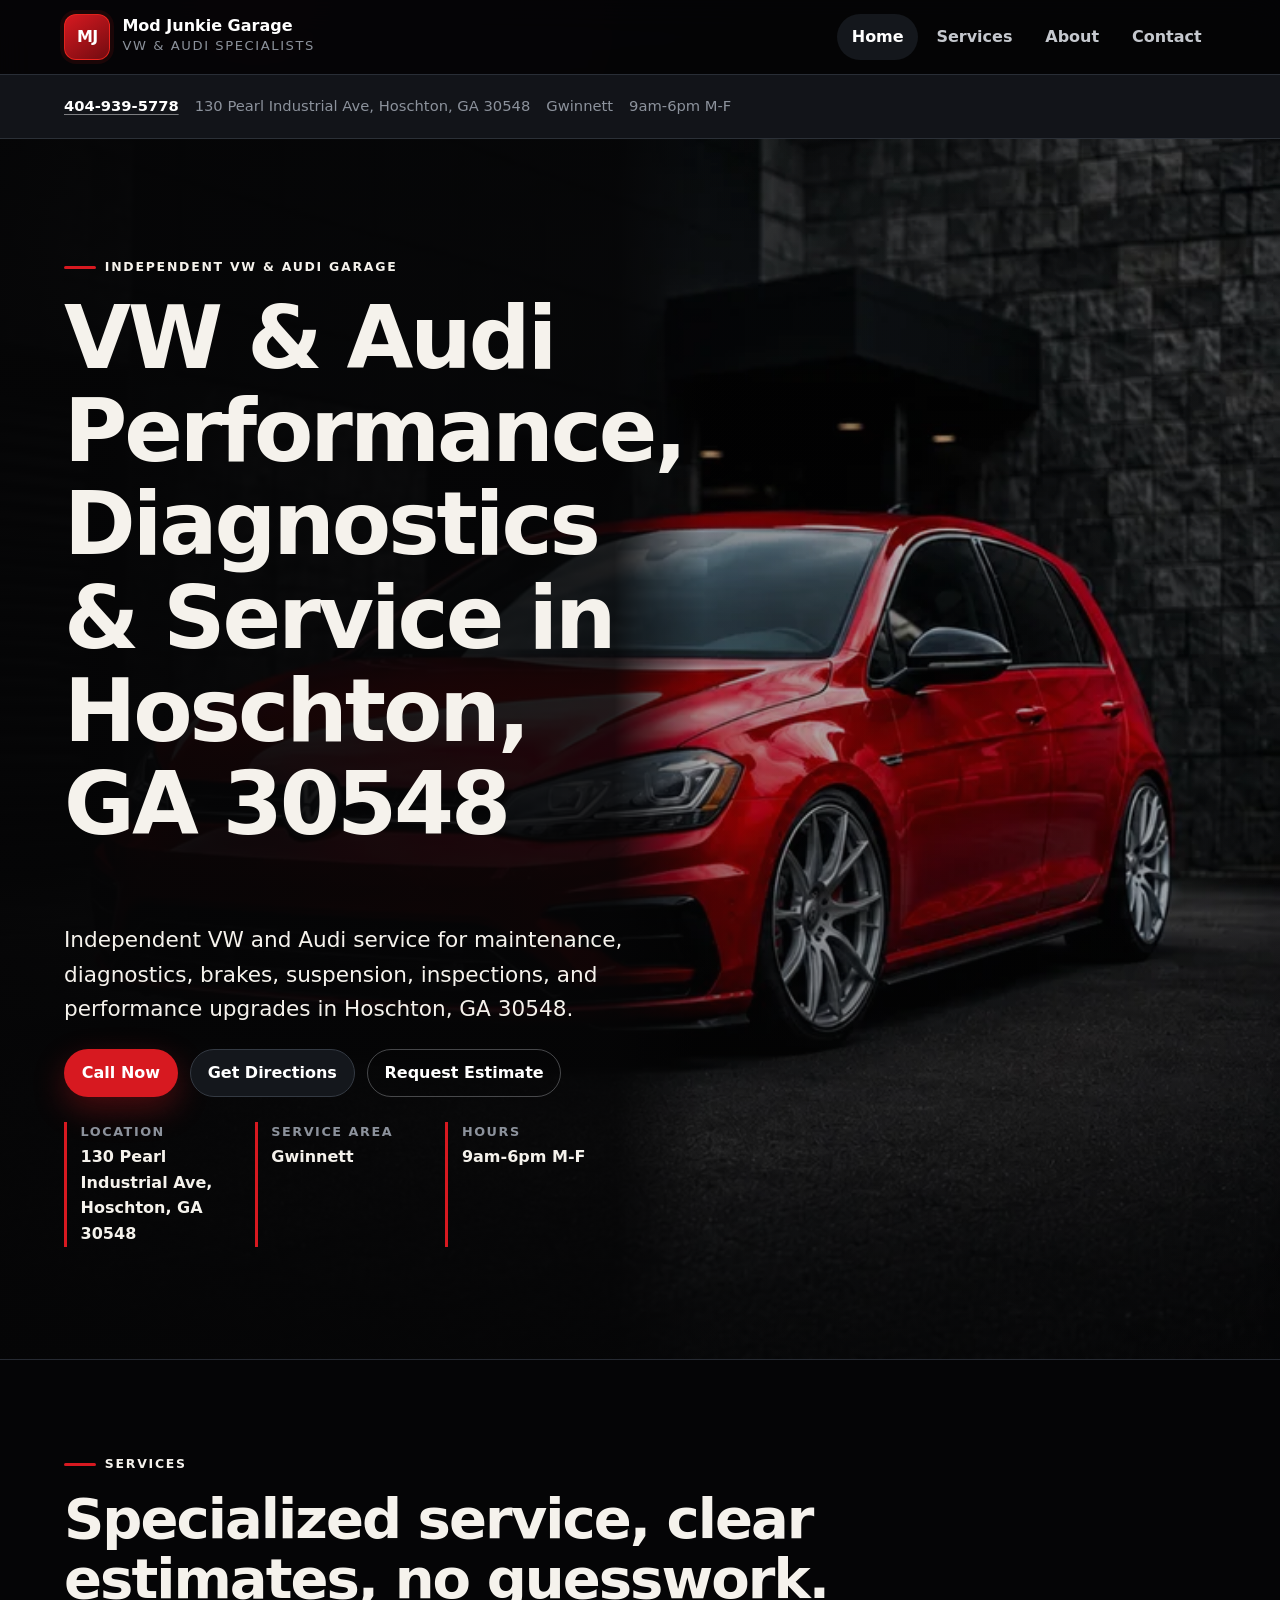
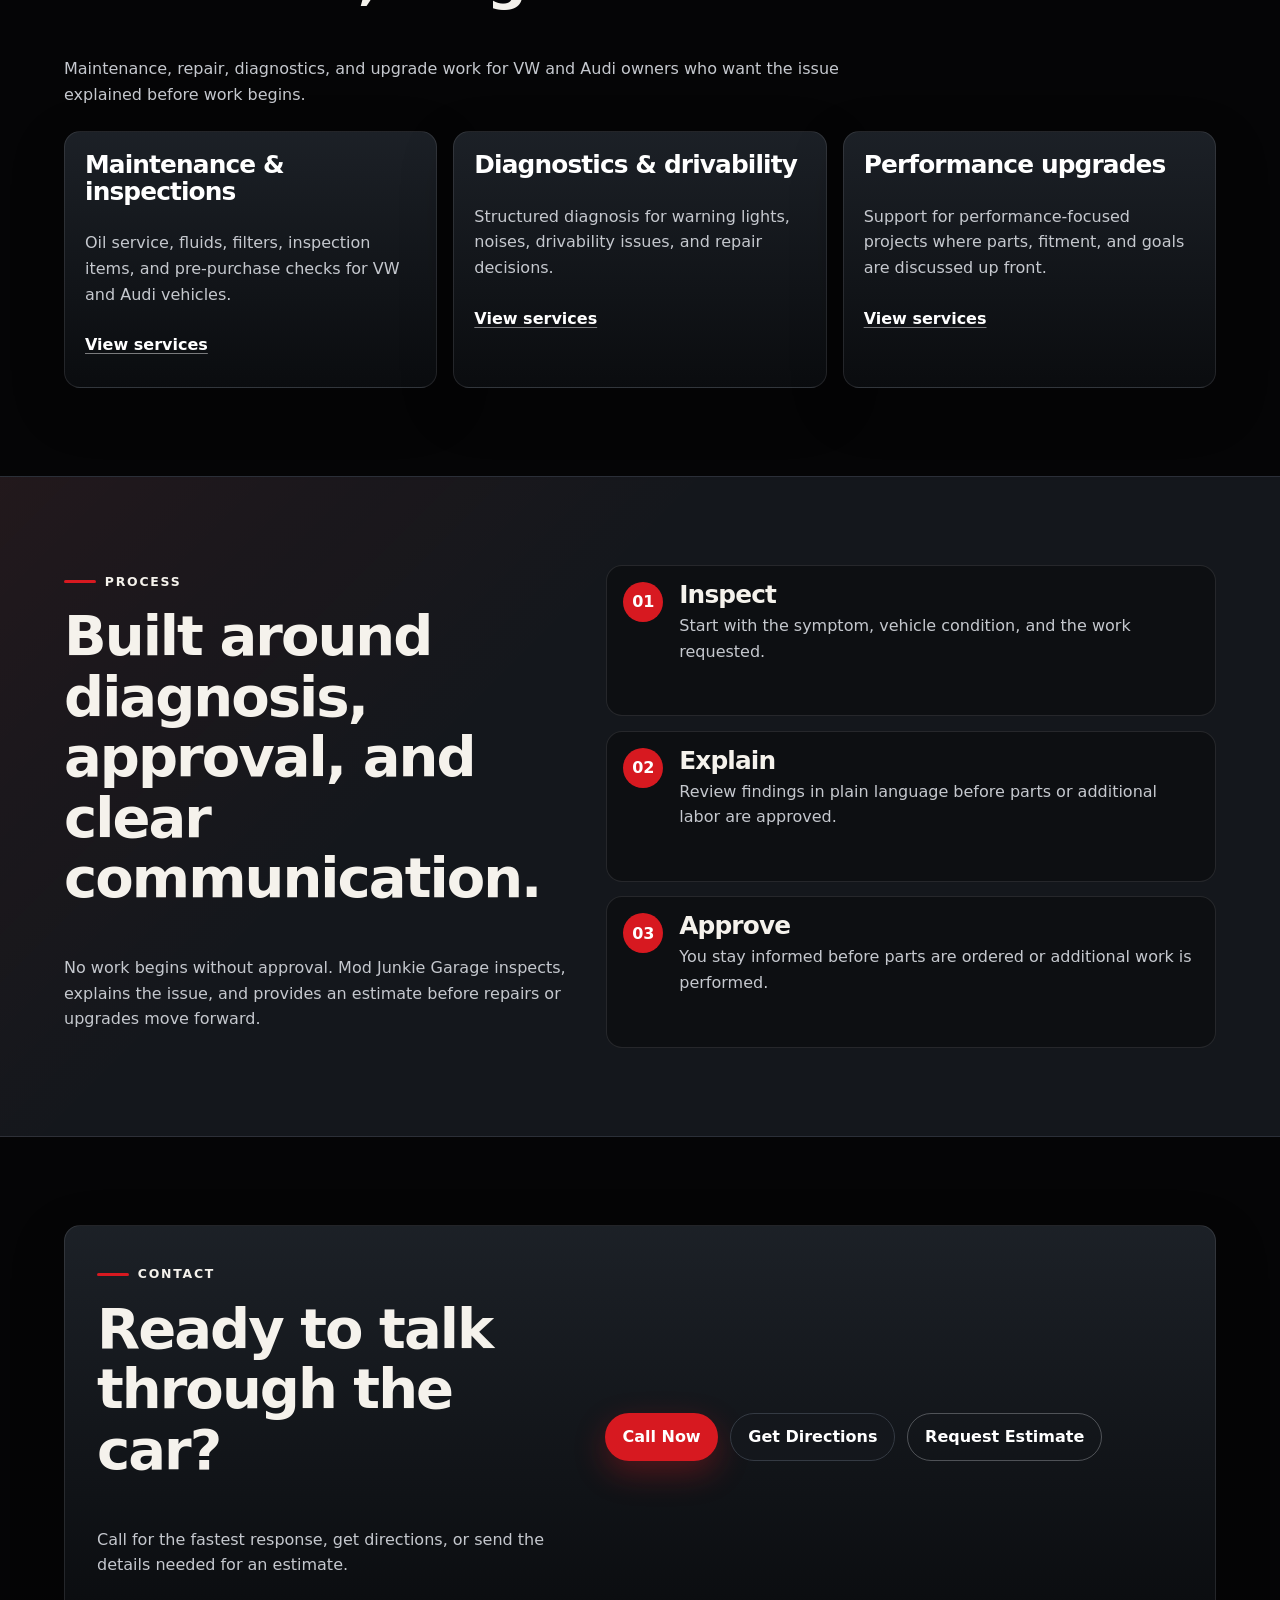
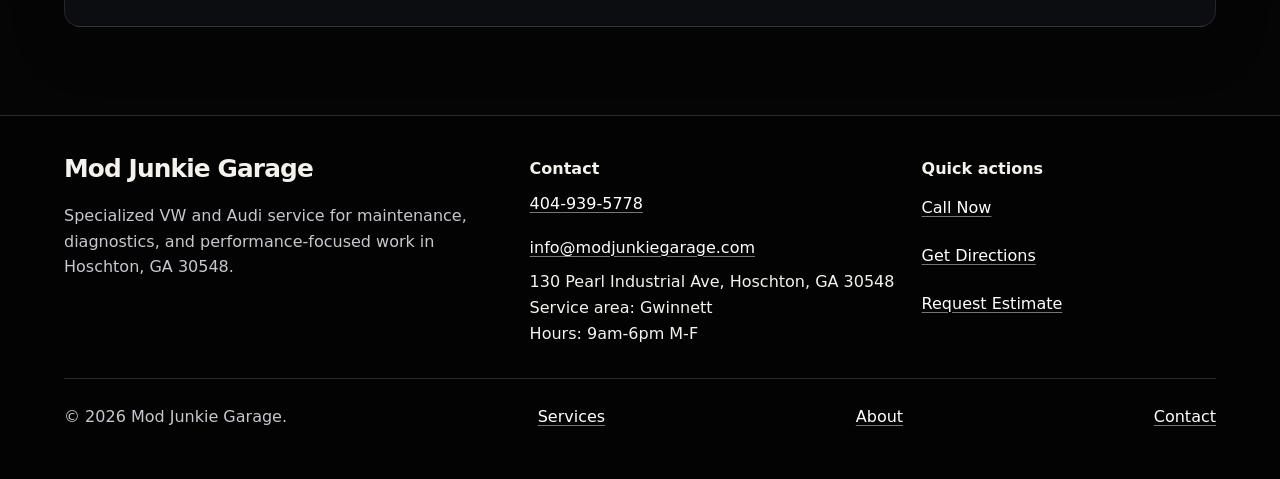
<file: index.html>
<!doctype html>
<html lang="en">
<head>
  <meta charset="utf-8">
  <meta name="viewport" content="width=device-width, initial-scale=1">
  <title>VW &amp; Audi Performance Garage in Hoschton, GA 30548 | Mod Junkie Garage</title>
  <meta name="description" content="Mod Junkie Garage provides VW and Audi maintenance, diagnostics, brakes, suspension, inspections, and performance upgrades in Hoschton, GA 30548 and Gwinnett.">
  <link rel="canonical" href="https://modjunkiegarage.com/">
  <link rel="stylesheet" href="assets/css/styles.css">
  <link rel="preload" as="image" href="assets/images/showcase-1280.webp" type="image/webp">
  <meta name="theme-color" content="#050506">
  <script type="application/ld+json">
  {
    "@context": "https://schema.org",
    "@type": "AutoRepair",
    "@id": "https://modjunkiegarage.com/#business",
    "name": "Mod Junkie Garage",
    "url": "https://modjunkiegarage.com/",
    "telephone": "404-939-5778",
    "email": "info@modjunkiegarage.com",
    "image": "https://modjunkiegarage.com/assets/images/showcase-1280.webp",
    "address": {
      "@type": "PostalAddress",
      "streetAddress": "130 Pearl Industrial Ave, Hoschton, GA 30548",
      "addressLocality": "Hoschton, GA 30548"
    },
    "areaServed": "Gwinnett",
    "openingHours": "9am-6pm M-F"
  }
  </script>
</head>
<body>
  <a class="skip-link" href="#main">Skip to main content</a>

  <header class="site-header">
    <div class="container header-grid">
      <a class="brand" href="index.html" aria-label="Mod Junkie Garage home">
        <span class="brand-mark" aria-hidden="true">MJ</span>
        <span class="brand-copy">
          <strong>Mod Junkie Garage</strong>
          <span>VW &amp; Audi specialists</span>
        </span>
      </a>

      <nav class="primary-nav" aria-label="Primary navigation">
        <ul>
          <li><a href="index.html" aria-current="page">Home</a></li>
          <li><a href="services.html">Services</a></li>
          <li><a href="about.html">About</a></li>
          <li><a href="contact.html">Contact</a></li>
        </ul>
      </nav>
    </div>

    <div class="contact-strip" aria-label="Shop contact summary">
      <div class="container contact-strip__inner">
        <a href="tel:404-939-5778">404-939-5778</a>
        <span>130 Pearl Industrial Ave, Hoschton, GA 30548</span>
        <span>Gwinnett</span>
        <span>9am-6pm M-F</span>
      </div>
    </div>
  </header>

  <main id="main">
    <section class="hero" aria-labelledby="home-title">
      <div class="container hero__content">
        <p class="eyebrow">Independent VW &amp; Audi garage</p>
        <h1 id="home-title">VW &amp; Audi Performance, Diagnostics &amp; Service in Hoschton, GA 30548</h1>
        <p class="lede">Independent VW and Audi service for maintenance, diagnostics, brakes, suspension, inspections, and performance upgrades in Hoschton, GA 30548.</p>
        <div class="cta-row" aria-label="Primary actions">
          <a class="button button--primary" href="tel:404-939-5778">Call Now</a>
          <a class="button button--secondary" href="https://www.google.com/maps/place/MJ+Garage+LLC/data=!4m2!3m1!1s0x0:0x6686216ec899c056?sa=X&amp;ved=1t:2428&amp;ictx=111">Get Directions</a>
          <a class="button button--ghost" href="contact.html#request-estimate">Request Estimate</a>
        </div>
        <dl class="quick-facts" aria-label="Quick shop facts">
          <div>
            <dt>Location</dt>
            <dd>130 Pearl Industrial Ave, Hoschton, GA 30548</dd>
          </div>
          <div>
            <dt>Service area</dt>
            <dd>Gwinnett</dd>
          </div>
          <div>
            <dt>Hours</dt>
            <dd>9am-6pm M-F</dd>
          </div>
        </dl>
      </div>
    </section>

    <section class="section" aria-labelledby="services-preview-title">
      <div class="container">
        <div class="section-heading">
          <p class="eyebrow">Services</p>
          <h2 id="services-preview-title">Specialized service, clear estimates, no guesswork.</h2>
          <p>Maintenance, repair, diagnostics, and upgrade work for VW and Audi owners who want the issue explained before work begins.</p>
        </div>

        <div class="card-grid card-grid--three">
          <article class="card">
            <h3>Maintenance &amp; inspections</h3>
            <p>Oil service, fluids, filters, inspection items, and pre-purchase checks for VW and Audi vehicles.</p>
            <a class="text-link" href="services.html#maintenance">View services</a>
          </article>
          <article class="card">
            <h3>Diagnostics &amp; drivability</h3>
            <p>Structured diagnosis for warning lights, noises, drivability issues, and repair decisions.</p>
            <a class="text-link" href="services.html#diagnostics">View services</a>
          </article>
          <article class="card">
            <h3>Performance upgrades</h3>
            <p>Support for performance-focused projects where parts, fitment, and goals are discussed up front.</p>
            <a class="text-link" href="services.html#performance">View services</a>
          </article>
        </div>
      </div>
    </section>

    <section class="section section--contrast" aria-labelledby="process-title">
      <div class="container split">
        <div>
          <p class="eyebrow">Process</p>
          <h2 id="process-title">Built around diagnosis, approval, and clear communication.</h2>
          <p>No work begins without approval. Mod Junkie Garage inspects, explains the issue, and provides an estimate before repairs or upgrades move forward.</p>
        </div>
        <div class="process-list" aria-label="Shop process">
          <div class="process-item">
            <span aria-hidden="true">01</span>
            <div>
              <h3>Inspect</h3>
              <p>Start with the symptom, vehicle condition, and the work requested.</p>
            </div>
          </div>
          <div class="process-item">
            <span aria-hidden="true">02</span>
            <div>
              <h3>Explain</h3>
              <p>Review findings in plain language before parts or additional labor are approved.</p>
            </div>
          </div>
          <div class="process-item">
            <span aria-hidden="true">03</span>
            <div>
              <h3>Approve</h3>
              <p>You stay informed before parts are ordered or additional work is performed.</p>
            </div>
          </div>
        </div>
      </div>
    </section>

    <section class="section" aria-labelledby="contact-home-title">
      <div class="container contact-panel">
        <div>
          <p class="eyebrow">Contact</p>
          <h2 id="contact-home-title">Ready to talk through the car?</h2>
          <p>Call for the fastest response, get directions, or send the details needed for an estimate.</p>
        </div>
        <div class="cta-row">
          <a class="button button--primary" href="tel:404-939-5778">Call Now</a>
          <a class="button button--secondary" href="https://www.google.com/maps/place/MJ+Garage+LLC/data=!4m2!3m1!1s0x0:0x6686216ec899c056?sa=X&amp;ved=1t:2428&amp;ictx=111">Get Directions</a>
          <a class="button button--ghost" href="contact.html#request-estimate">Request Estimate</a>
        </div>
      </div>
    </section>
  </main>

  <footer class="site-footer">
    <div class="container footer-grid">
      <div>
        <h2>Mod Junkie Garage</h2>
        <p>Specialized VW and Audi service for maintenance, diagnostics, and performance-focused work in Hoschton, GA 30548.</p>
      </div>
      <address>
        <strong>Contact</strong><br>
        <a href="tel:404-939-5778">404-939-5778</a><br>
        <a href="mailto:info@modjunkiegarage.com">info@modjunkiegarage.com</a><br>
        130 Pearl Industrial Ave, Hoschton, GA 30548<br>
        Service area: Gwinnett<br>
        Hours: 9am-6pm M-F
      </address>
      <div class="footer-actions">
        <strong>Quick actions</strong>
        <a href="tel:404-939-5778">Call Now</a>
        <a href="https://www.google.com/maps/place/MJ+Garage+LLC/data=!4m2!3m1!1s0x0:0x6686216ec899c056?sa=X&amp;ved=1t:2428&amp;ictx=111">Get Directions</a>
        <a href="contact.html#request-estimate">Request Estimate</a>
      </div>
    </div>
    <div class="container footer-bottom">
      <p>&copy; 2026 Mod Junkie Garage.</p>
      <a href="services.html">Services</a>
      <a href="about.html">About</a>
      <a href="contact.html">Contact</a>
    </div>
  </footer>

  <nav class="mobile-cta" aria-label="Mobile quick actions">
    <a href="tel:404-939-5778">Call</a>
    <a href="https://www.google.com/maps/place/MJ+Garage+LLC/data=!4m2!3m1!1s0x0:0x6686216ec899c056?sa=X&amp;ved=1t:2428&amp;ictx=111">Directions</a>
    <a href="contact.html#request-estimate">Estimate</a>
  </nav>
</body>
</html>
</file>
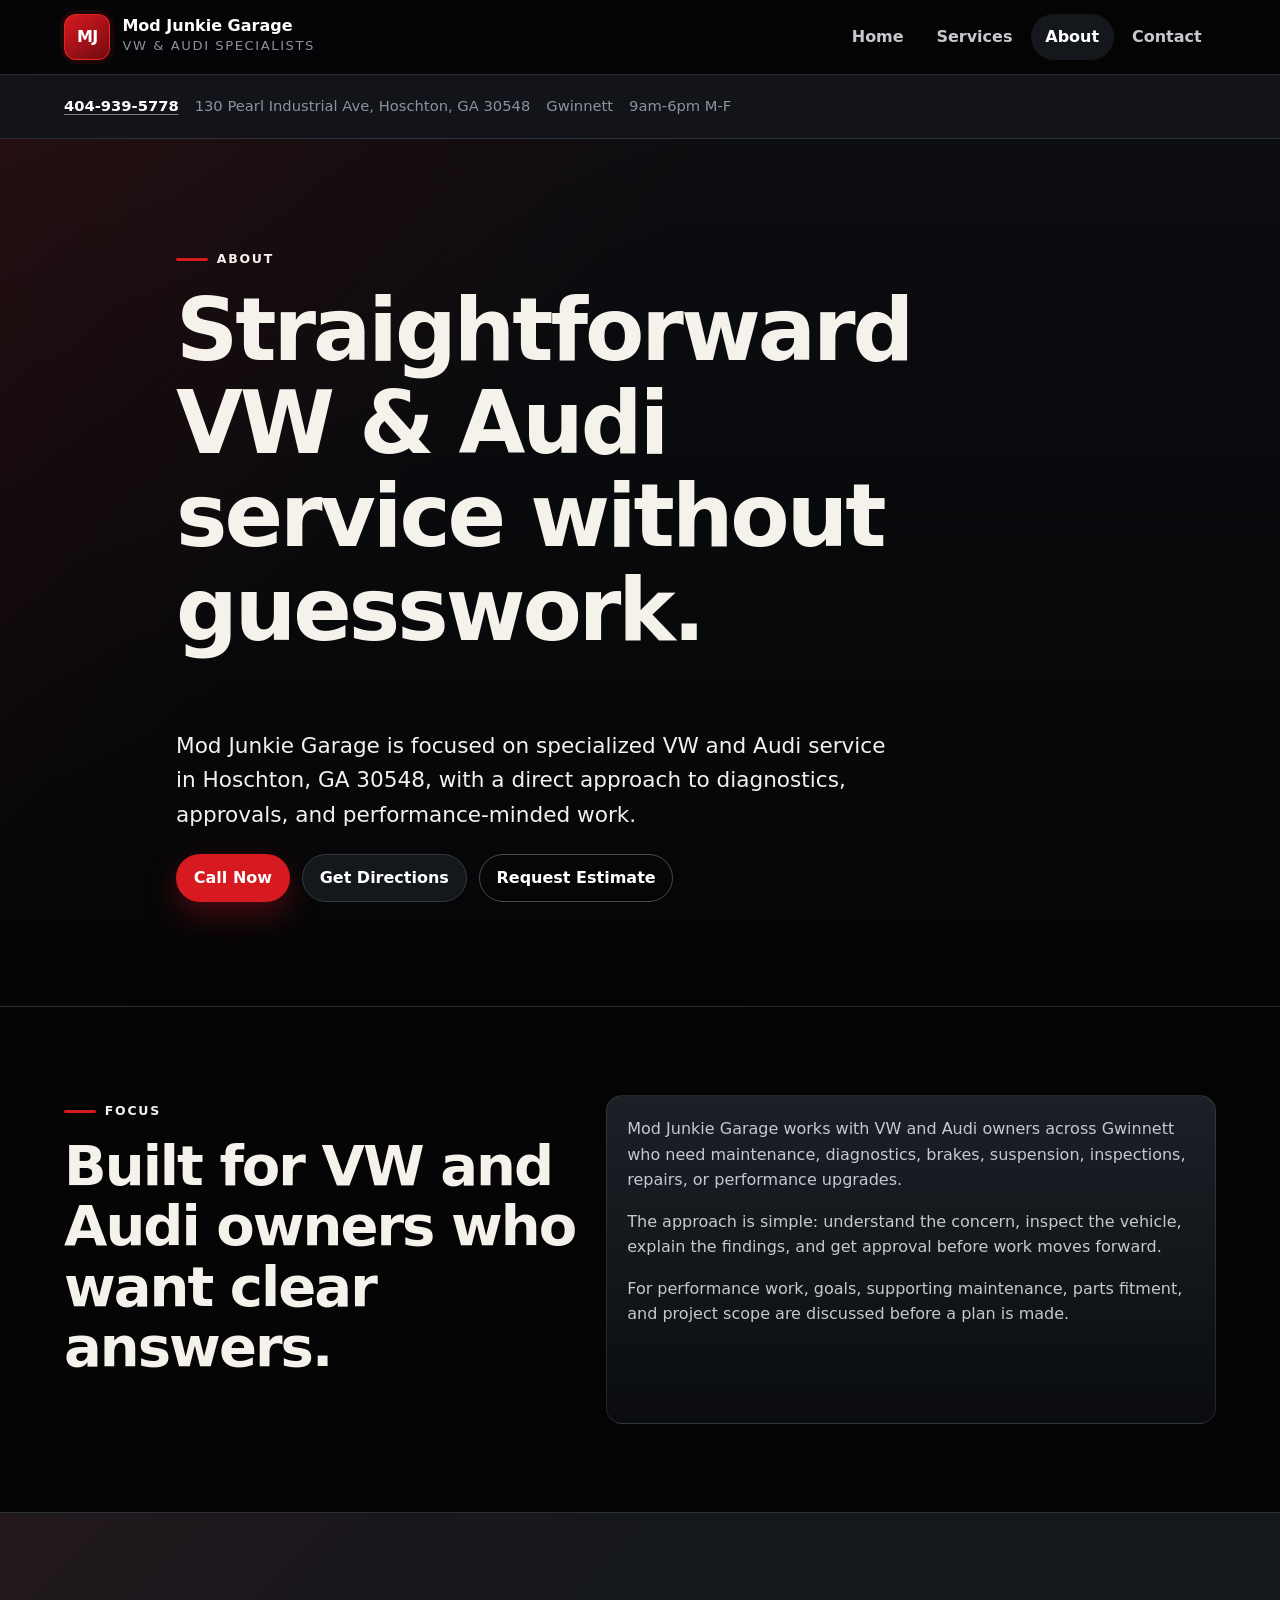
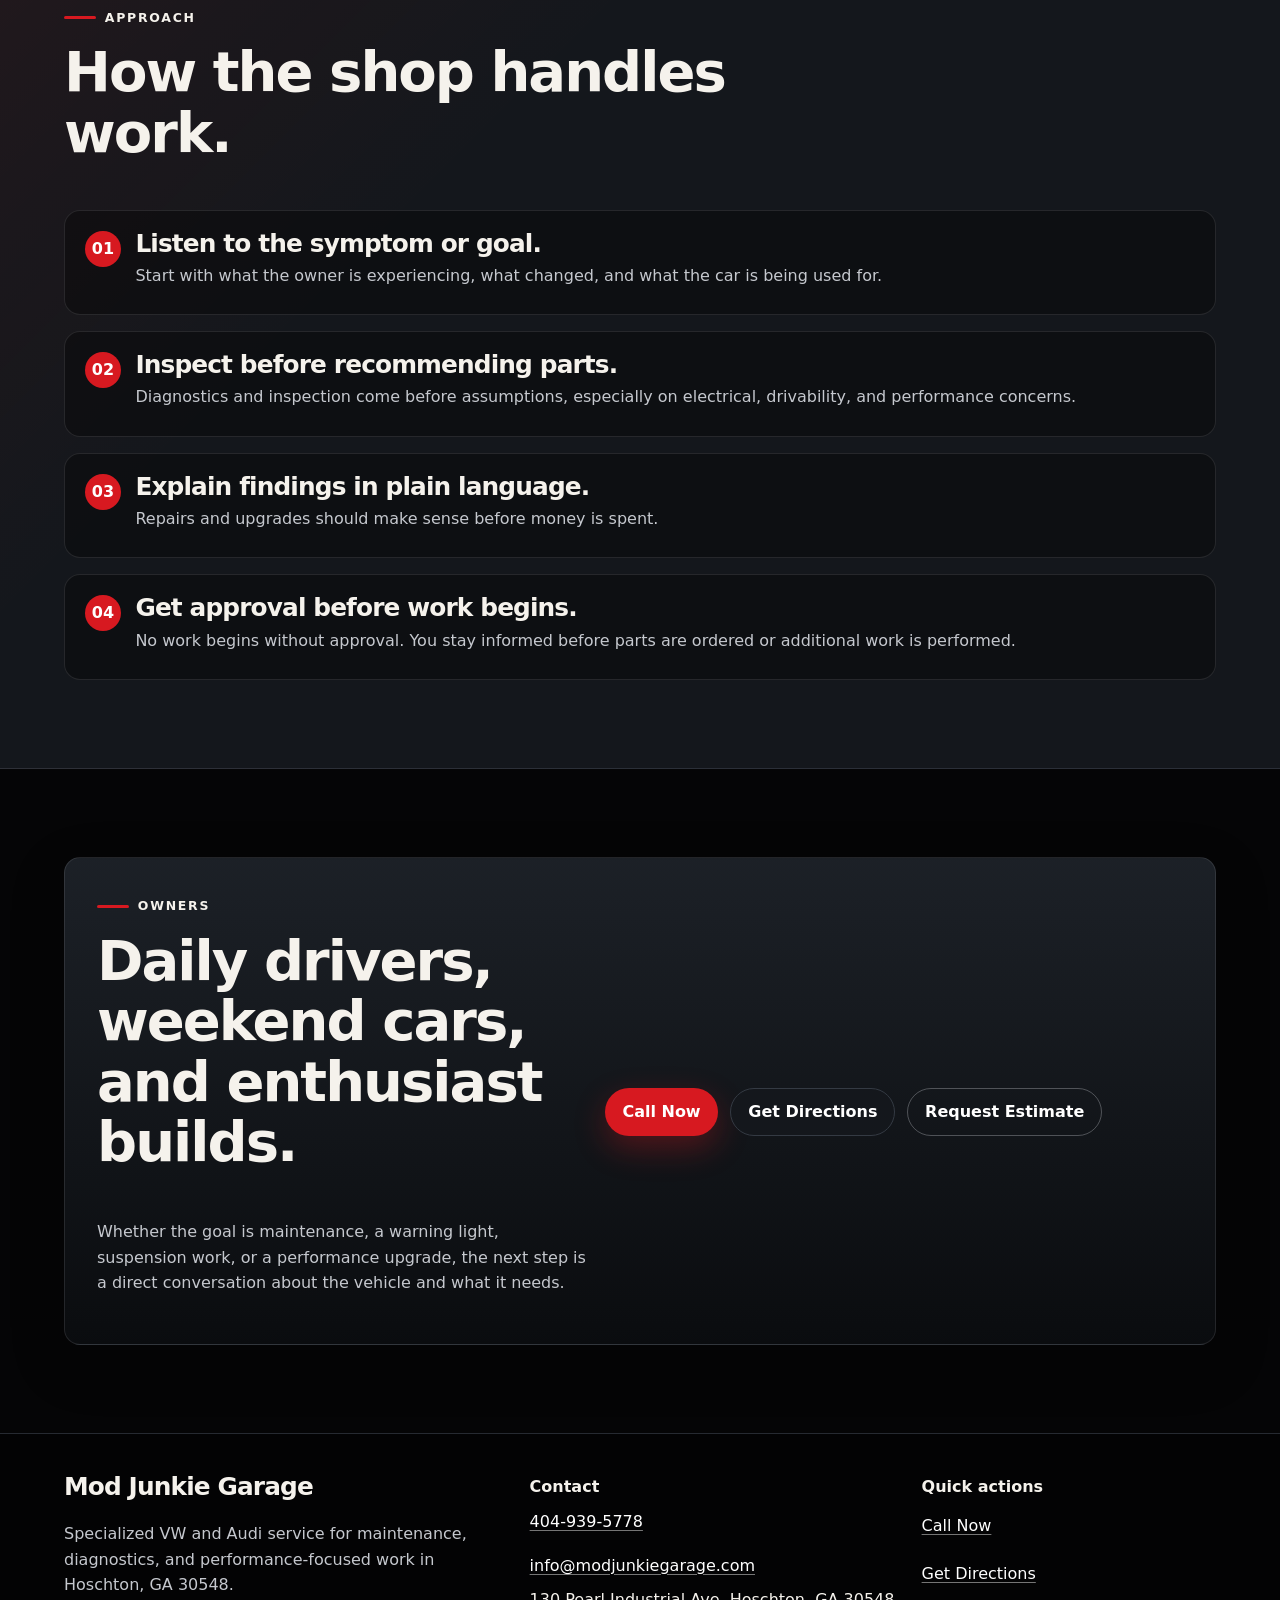
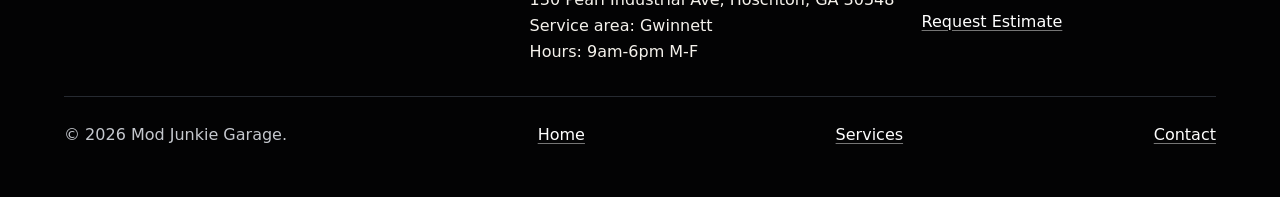
<file: about.html>
<!doctype html>
<html lang="en">
<head>
  <meta charset="utf-8">
  <meta name="viewport" content="width=device-width, initial-scale=1">
  <title>About Mod Junkie Garage | VW &amp; Audi Specialists in Hoschton, GA 30548</title>
  <meta name="description" content="Learn how Mod Junkie Garage approaches VW and Audi diagnostics, maintenance, approvals, transparency, and performance work in Hoschton, GA 30548.">
  <link rel="canonical" href="https://modjunkiegarage.com/about.html">
  <link rel="stylesheet" href="assets/css/styles.css">
  <meta name="theme-color" content="#050506">
  <script type="application/ld+json">
  {
    "@context": "https://schema.org",
    "@type": "AutoRepair",
    "@id": "https://modjunkiegarage.com/#business",
    "name": "Mod Junkie Garage",
    "url": "https://modjunkiegarage.com/",
    "telephone": "404-939-5778",
    "email": "info@modjunkiegarage.com",
    "image": "https://modjunkiegarage.com/assets/images/showcase-1280.webp",
    "address": {
      "@type": "PostalAddress",
      "streetAddress": "130 Pearl Industrial Ave, Hoschton, GA 30548",
      "addressLocality": "Hoschton, GA 30548"
    },
    "areaServed": "Gwinnett",
    "openingHours": "9am-6pm M-F"
  }
  </script>
</head>
<body>
  <a class="skip-link" href="#main">Skip to main content</a>

  <header class="site-header">
    <div class="container header-grid">
      <a class="brand" href="index.html" aria-label="Mod Junkie Garage home">
        <span class="brand-mark" aria-hidden="true">MJ</span>
        <span class="brand-copy">
          <strong>Mod Junkie Garage</strong>
          <span>VW &amp; Audi specialists</span>
        </span>
      </a>

      <nav class="primary-nav" aria-label="Primary navigation">
        <ul>
          <li><a href="index.html">Home</a></li>
          <li><a href="services.html">Services</a></li>
          <li><a href="about.html" aria-current="page">About</a></li>
          <li><a href="contact.html">Contact</a></li>
        </ul>
      </nav>
    </div>

    <div class="contact-strip" aria-label="Shop contact summary">
      <div class="container contact-strip__inner">
        <a href="tel:404-939-5778">404-939-5778</a>
        <span>130 Pearl Industrial Ave, Hoschton, GA 30548</span>
        <span>Gwinnett</span>
        <span>9am-6pm M-F</span>
      </div>
    </div>
  </header>

  <main id="main">
    <section class="page-hero" aria-labelledby="about-title">
      <div class="container narrow">
        <p class="eyebrow">About</p>
        <h1 id="about-title">Straightforward VW &amp; Audi service without guesswork.</h1>
        <p class="lede">Mod Junkie Garage is focused on specialized VW and Audi service in Hoschton, GA 30548, with a direct approach to diagnostics, approvals, and performance-minded work.</p>
        <div class="cta-row">
          <a class="button button--primary" href="tel:404-939-5778">Call Now</a>
          <a class="button button--secondary" href="https://www.google.com/maps/place/MJ+Garage+LLC/data=!4m2!3m1!1s0x0:0x6686216ec899c056?sa=X&amp;ved=1t:2428&amp;ictx=111">Get Directions</a>
          <a class="button button--ghost" href="contact.html#request-estimate">Request Estimate</a>
        </div>
      </div>
    </section>

    <section class="section" aria-labelledby="focus-title">
      <div class="container split">
        <div>
          <p class="eyebrow">Focus</p>
          <h2 id="focus-title">Built for VW and Audi owners who want clear answers.</h2>
        </div>
        <div class="prose-card">
          <p>Mod Junkie Garage works with VW and Audi owners across Gwinnett who need maintenance, diagnostics, brakes, suspension, inspections, repairs, or performance upgrades.</p>
          <p>The approach is simple: understand the concern, inspect the vehicle, explain the findings, and get approval before work moves forward.</p>
          <p>For performance work, goals, supporting maintenance, parts fitment, and project scope are discussed before a plan is made.</p>
        </div>
      </div>
    </section>

    <section class="section section--contrast" aria-labelledby="approach-title">
      <div class="container">
        <div class="section-heading">
          <p class="eyebrow">Approach</p>
          <h2 id="approach-title">How the shop handles work.</h2>
        </div>
        <ol class="steps">
          <li>
            <h3>Listen to the symptom or goal.</h3>
            <p>Start with what the owner is experiencing, what changed, and what the car is being used for.</p>
          </li>
          <li>
            <h3>Inspect before recommending parts.</h3>
            <p>Diagnostics and inspection come before assumptions, especially on electrical, drivability, and performance concerns.</p>
          </li>
          <li>
            <h3>Explain findings in plain language.</h3>
            <p>Repairs and upgrades should make sense before money is spent.</p>
          </li>
          <li>
            <h3>Get approval before work begins.</h3>
            <p>No work begins without approval. You stay informed before parts are ordered or additional work is performed.</p>
          </li>
        </ol>
      </div>
    </section>

    <section class="section" aria-labelledby="owners-title">
      <div class="container contact-panel">
        <div>
          <p class="eyebrow">Owners</p>
          <h2 id="owners-title">Daily drivers, weekend cars, and enthusiast builds.</h2>
          <p>Whether the goal is maintenance, a warning light, suspension work, or a performance upgrade, the next step is a direct conversation about the vehicle and what it needs.</p>
        </div>
        <div class="cta-row">
          <a class="button button--primary" href="tel:404-939-5778">Call Now</a>
          <a class="button button--secondary" href="https://www.google.com/maps/place/MJ+Garage+LLC/data=!4m2!3m1!1s0x0:0x6686216ec899c056?sa=X&amp;ved=1t:2428&amp;ictx=111">Get Directions</a>
          <a class="button button--ghost" href="contact.html#request-estimate">Request Estimate</a>
        </div>
      </div>
    </section>
  </main>

  <footer class="site-footer">
    <div class="container footer-grid">
      <div>
        <h2>Mod Junkie Garage</h2>
        <p>Specialized VW and Audi service for maintenance, diagnostics, and performance-focused work in Hoschton, GA 30548.</p>
      </div>
      <address>
        <strong>Contact</strong><br>
        <a href="tel:404-939-5778">404-939-5778</a><br>
        <a href="mailto:info@modjunkiegarage.com">info@modjunkiegarage.com</a><br>
        130 Pearl Industrial Ave, Hoschton, GA 30548<br>
        Service area: Gwinnett<br>
        Hours: 9am-6pm M-F
      </address>
      <div class="footer-actions">
        <strong>Quick actions</strong>
        <a href="tel:404-939-5778">Call Now</a>
        <a href="https://www.google.com/maps/place/MJ+Garage+LLC/data=!4m2!3m1!1s0x0:0x6686216ec899c056?sa=X&amp;ved=1t:2428&amp;ictx=111">Get Directions</a>
        <a href="contact.html#request-estimate">Request Estimate</a>
      </div>
    </div>
    <div class="container footer-bottom">
      <p>&copy; 2026 Mod Junkie Garage.</p>
      <a href="index.html">Home</a>
      <a href="services.html">Services</a>
      <a href="contact.html">Contact</a>
    </div>
  </footer>

  <nav class="mobile-cta" aria-label="Mobile quick actions">
    <a href="tel:404-939-5778">Call</a>
    <a href="https://www.google.com/maps/place/MJ+Garage+LLC/data=!4m2!3m1!1s0x0:0x6686216ec899c056?sa=X&amp;ved=1t:2428&amp;ictx=111">Directions</a>
    <a href="contact.html#request-estimate">Estimate</a>
  </nav>
</body>
</html>
</file>
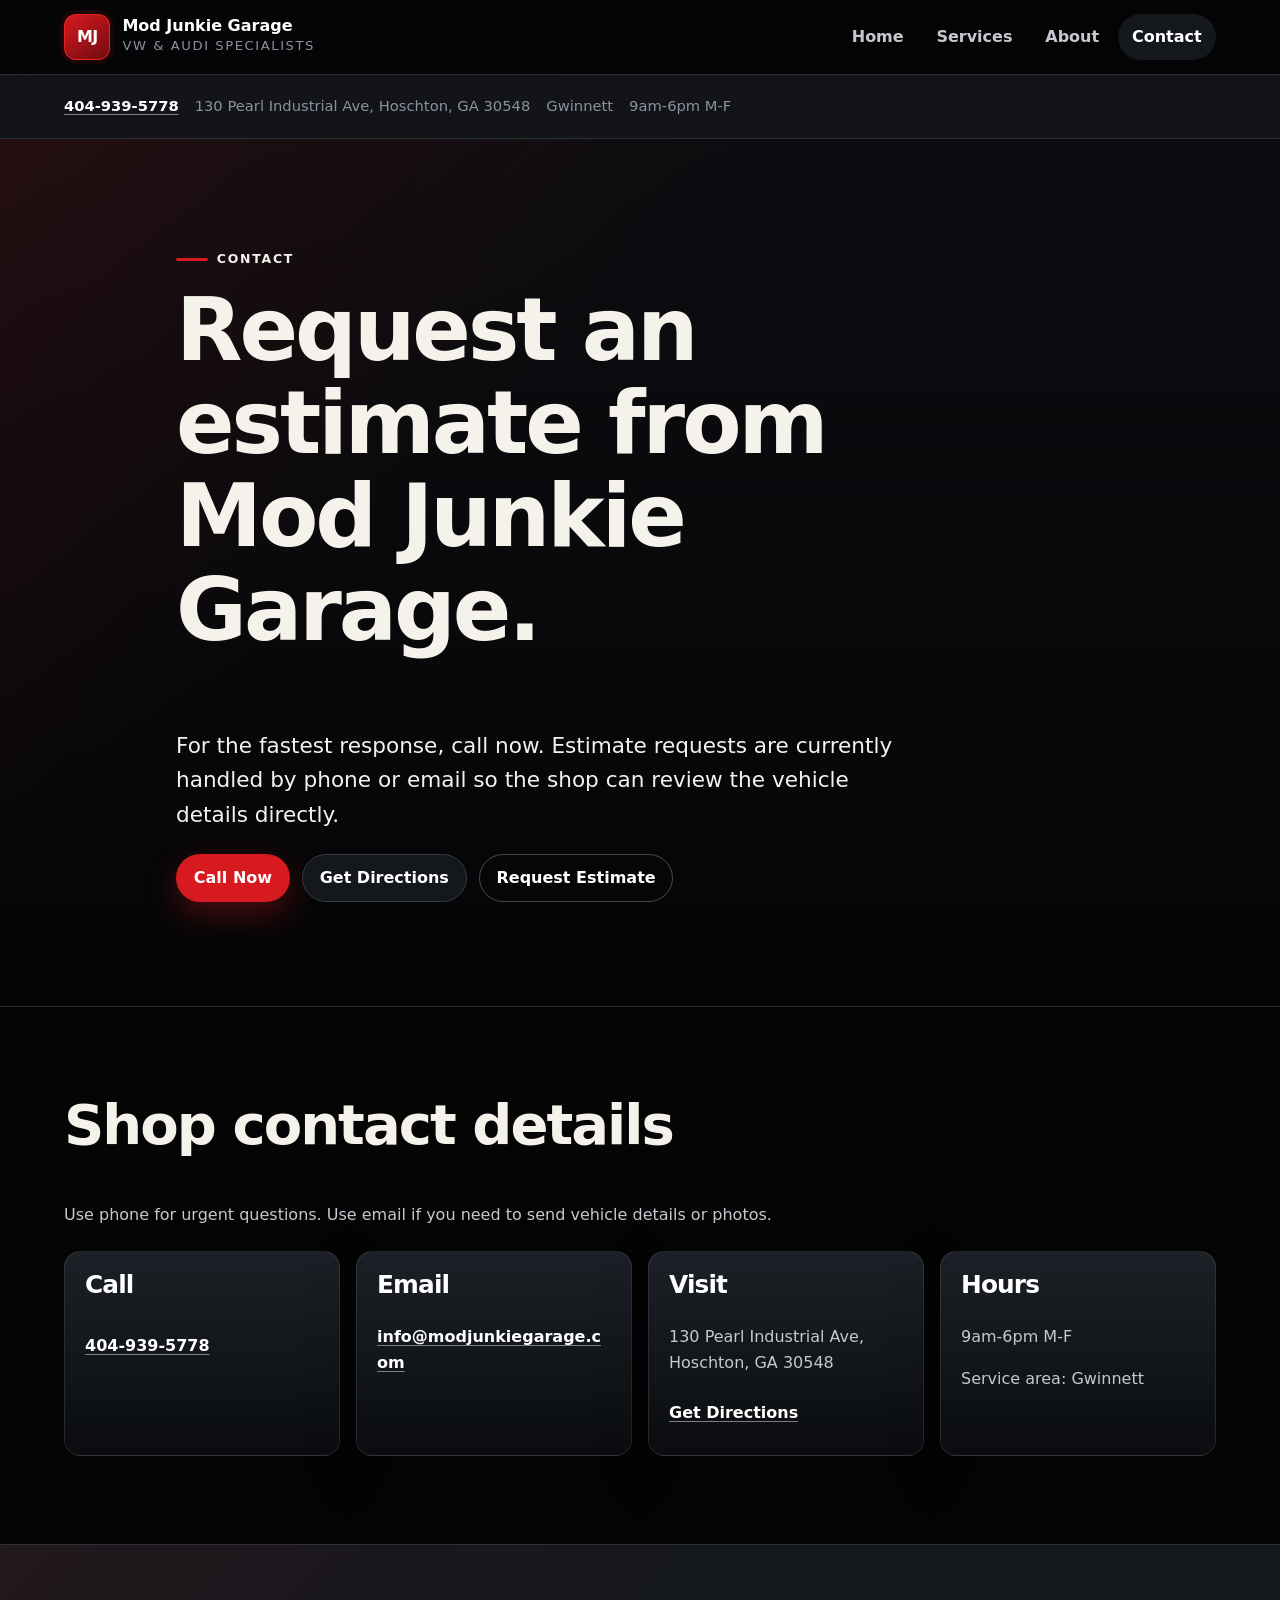
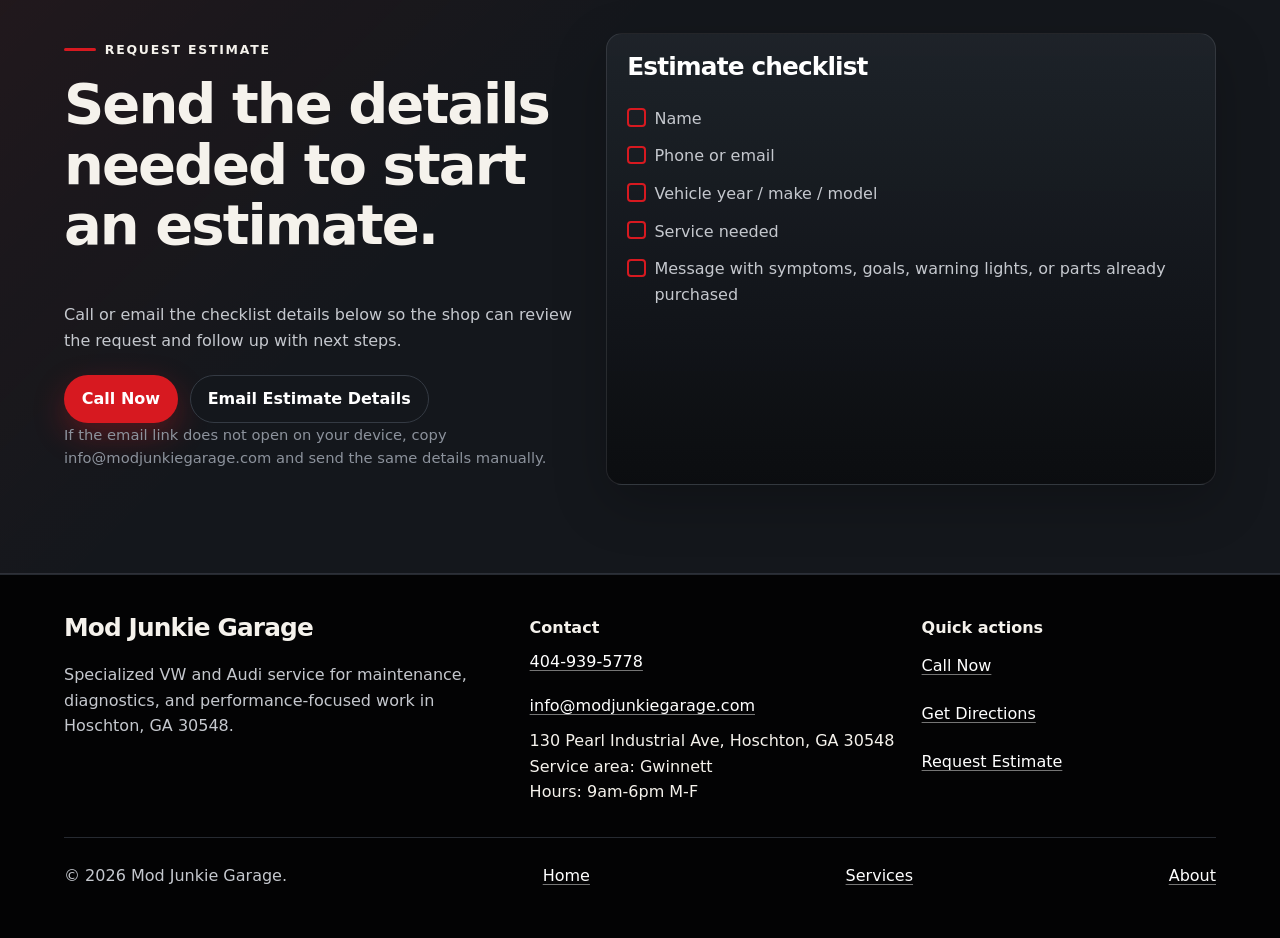
<file: contact.html>
<!doctype html>
<html lang="en">
<head>
  <meta charset="utf-8">
  <meta name="viewport" content="width=device-width, initial-scale=1">
  <title>Contact Mod Junkie Garage | Request Estimate in Hoschton, GA 30548</title>
  <meta name="description" content="Call, email, get directions, or request an estimate from Mod Junkie Garage for VW and Audi service in Hoschton, GA 30548 and Gwinnett.">
  <link rel="canonical" href="https://modjunkiegarage.com/contact.html">
  <link rel="stylesheet" href="assets/css/styles.css">
  <meta name="theme-color" content="#050506">
  <script type="application/ld+json">
  {
    "@context": "https://schema.org",
    "@type": "AutoRepair",
    "@id": "https://modjunkiegarage.com/#business",
    "name": "Mod Junkie Garage",
    "url": "https://modjunkiegarage.com/",
    "telephone": "404-939-5778",
    "email": "info@modjunkiegarage.com",
    "image": "https://modjunkiegarage.com/assets/images/showcase-1280.webp",
    "address": {
      "@type": "PostalAddress",
      "streetAddress": "130 Pearl Industrial Ave, Hoschton, GA 30548",
      "addressLocality": "Hoschton, GA 30548"
    },
    "areaServed": "Gwinnett",
    "openingHours": "9am-6pm M-F"
  }
  </script>
</head>
<body>
  <a class="skip-link" href="#main">Skip to main content</a>

  <header class="site-header">
    <div class="container header-grid">
      <a class="brand" href="index.html" aria-label="Mod Junkie Garage home">
        <span class="brand-mark" aria-hidden="true">MJ</span>
        <span class="brand-copy">
          <strong>Mod Junkie Garage</strong>
          <span>VW &amp; Audi specialists</span>
        </span>
      </a>

      <nav class="primary-nav" aria-label="Primary navigation">
        <ul>
          <li><a href="index.html">Home</a></li>
          <li><a href="services.html">Services</a></li>
          <li><a href="about.html">About</a></li>
          <li><a href="contact.html" aria-current="page">Contact</a></li>
        </ul>
      </nav>
    </div>

    <div class="contact-strip" aria-label="Shop contact summary">
      <div class="container contact-strip__inner">
        <a href="tel:404-939-5778">404-939-5778</a>
        <span>130 Pearl Industrial Ave, Hoschton, GA 30548</span>
        <span>Gwinnett</span>
        <span>9am-6pm M-F</span>
      </div>
    </div>
  </header>

  <main id="main">
    <section class="page-hero" aria-labelledby="contact-title">
      <div class="container narrow">
        <p class="eyebrow">Contact</p>
        <h1 id="contact-title">Request an estimate from Mod Junkie Garage.</h1>
        <p class="lede">For the fastest response, call now. Estimate requests are currently handled by phone or email so the shop can review the vehicle details directly.</p>
        <div class="cta-row">
          <a class="button button--primary" href="tel:404-939-5778">Call Now</a>
          <a class="button button--secondary" href="https://www.google.com/maps/place/MJ+Garage+LLC/data=!4m2!3m1!1s0x0:0x6686216ec899c056?sa=X&amp;ved=1t:2428&amp;ictx=111">Get Directions</a>
          <a class="button button--ghost" href="#request-estimate">Request Estimate</a>
        </div>
      </div>
    </section>

    <section class="section" aria-labelledby="contact-details-title">
      <div class="container">
        <div class="section-heading">
          <h2 id="contact-details-title">Shop contact details</h2>
          <p>Use phone for urgent questions. Use email if you need to send vehicle details or photos.</p>
        </div>
        <div class="card-grid card-grid--four">
          <article class="card compact-card">
            <h3>Call</h3>
            <p><a class="text-link" href="tel:404-939-5778">404-939-5778</a></p>
          </article>
          <article class="card compact-card">
            <h3>Email</h3>
            <p><a class="text-link" href="mailto:info@modjunkiegarage.com">info@modjunkiegarage.com</a></p>
          </article>
          <article class="card compact-card">
            <h3>Visit</h3>
            <p>130 Pearl Industrial Ave, Hoschton, GA 30548</p>
            <p><a class="text-link" href="https://www.google.com/maps/place/MJ+Garage+LLC/data=!4m2!3m1!1s0x0:0x6686216ec899c056?sa=X&amp;ved=1t:2428&amp;ictx=111">Get Directions</a></p>
          </article>
          <article class="card compact-card">
            <h3>Hours</h3>
            <p>9am-6pm M-F</p>
            <p>Service area: Gwinnett</p>
          </article>
        </div>
      </div>
    </section>

    <section class="section section--contrast" id="request-estimate" aria-labelledby="estimate-title">
      <div class="container split">
        <div>
          <p class="eyebrow">Request Estimate</p>
          <h2 id="estimate-title">Send the details needed to start an estimate.</h2>
          <p>Call or email the checklist details below so the shop can review the request and follow up with next steps.</p>
          <div class="cta-row">
            <a class="button button--primary" href="tel:404-939-5778">Call Now</a>
            <a class="button button--secondary" href="mailto:info@modjunkiegarage.com?subject=Request%20Estimate%20-%20Mod%20Junkie%20Garage">Email Estimate Details</a>
          </div>
          <p class="fine-print">If the email link does not open on your device, copy info@modjunkiegarage.com and send the same details manually.</p>
        </div>
        <div class="prose-card">
          <h3>Estimate checklist</h3>
          <ul class="checklist">
            <li>Name</li>
            <li>Phone or email</li>
            <li>Vehicle year / make / model</li>
            <li>Service needed</li>
            <li>Message with symptoms, goals, warning lights, or parts already purchased</li>
          </ul>
        </div>
      </div>
    </section>
  </main>

  <footer class="site-footer">
    <div class="container footer-grid">
      <div>
        <h2>Mod Junkie Garage</h2>
        <p>Specialized VW and Audi service for maintenance, diagnostics, and performance-focused work in Hoschton, GA 30548.</p>
      </div>
      <address>
        <strong>Contact</strong><br>
        <a href="tel:404-939-5778">404-939-5778</a><br>
        <a href="mailto:info@modjunkiegarage.com">info@modjunkiegarage.com</a><br>
        130 Pearl Industrial Ave, Hoschton, GA 30548<br>
        Service area: Gwinnett<br>
        Hours: 9am-6pm M-F
      </address>
      <div class="footer-actions">
        <strong>Quick actions</strong>
        <a href="tel:404-939-5778">Call Now</a>
        <a href="https://www.google.com/maps/place/MJ+Garage+LLC/data=!4m2!3m1!1s0x0:0x6686216ec899c056?sa=X&amp;ved=1t:2428&amp;ictx=111">Get Directions</a>
        <a href="#request-estimate">Request Estimate</a>
      </div>
    </div>
    <div class="container footer-bottom">
      <p>&copy; 2026 Mod Junkie Garage.</p>
      <a href="index.html">Home</a>
      <a href="services.html">Services</a>
      <a href="about.html">About</a>
    </div>
  </footer>

  <nav class="mobile-cta" aria-label="Mobile quick actions">
    <a href="tel:404-939-5778">Call</a>
    <a href="https://www.google.com/maps/place/MJ+Garage+LLC/data=!4m2!3m1!1s0x0:0x6686216ec899c056?sa=X&amp;ved=1t:2428&amp;ictx=111">Directions</a>
    <a href="#request-estimate">Estimate</a>
  </nav>
</body>
</html>
</file>
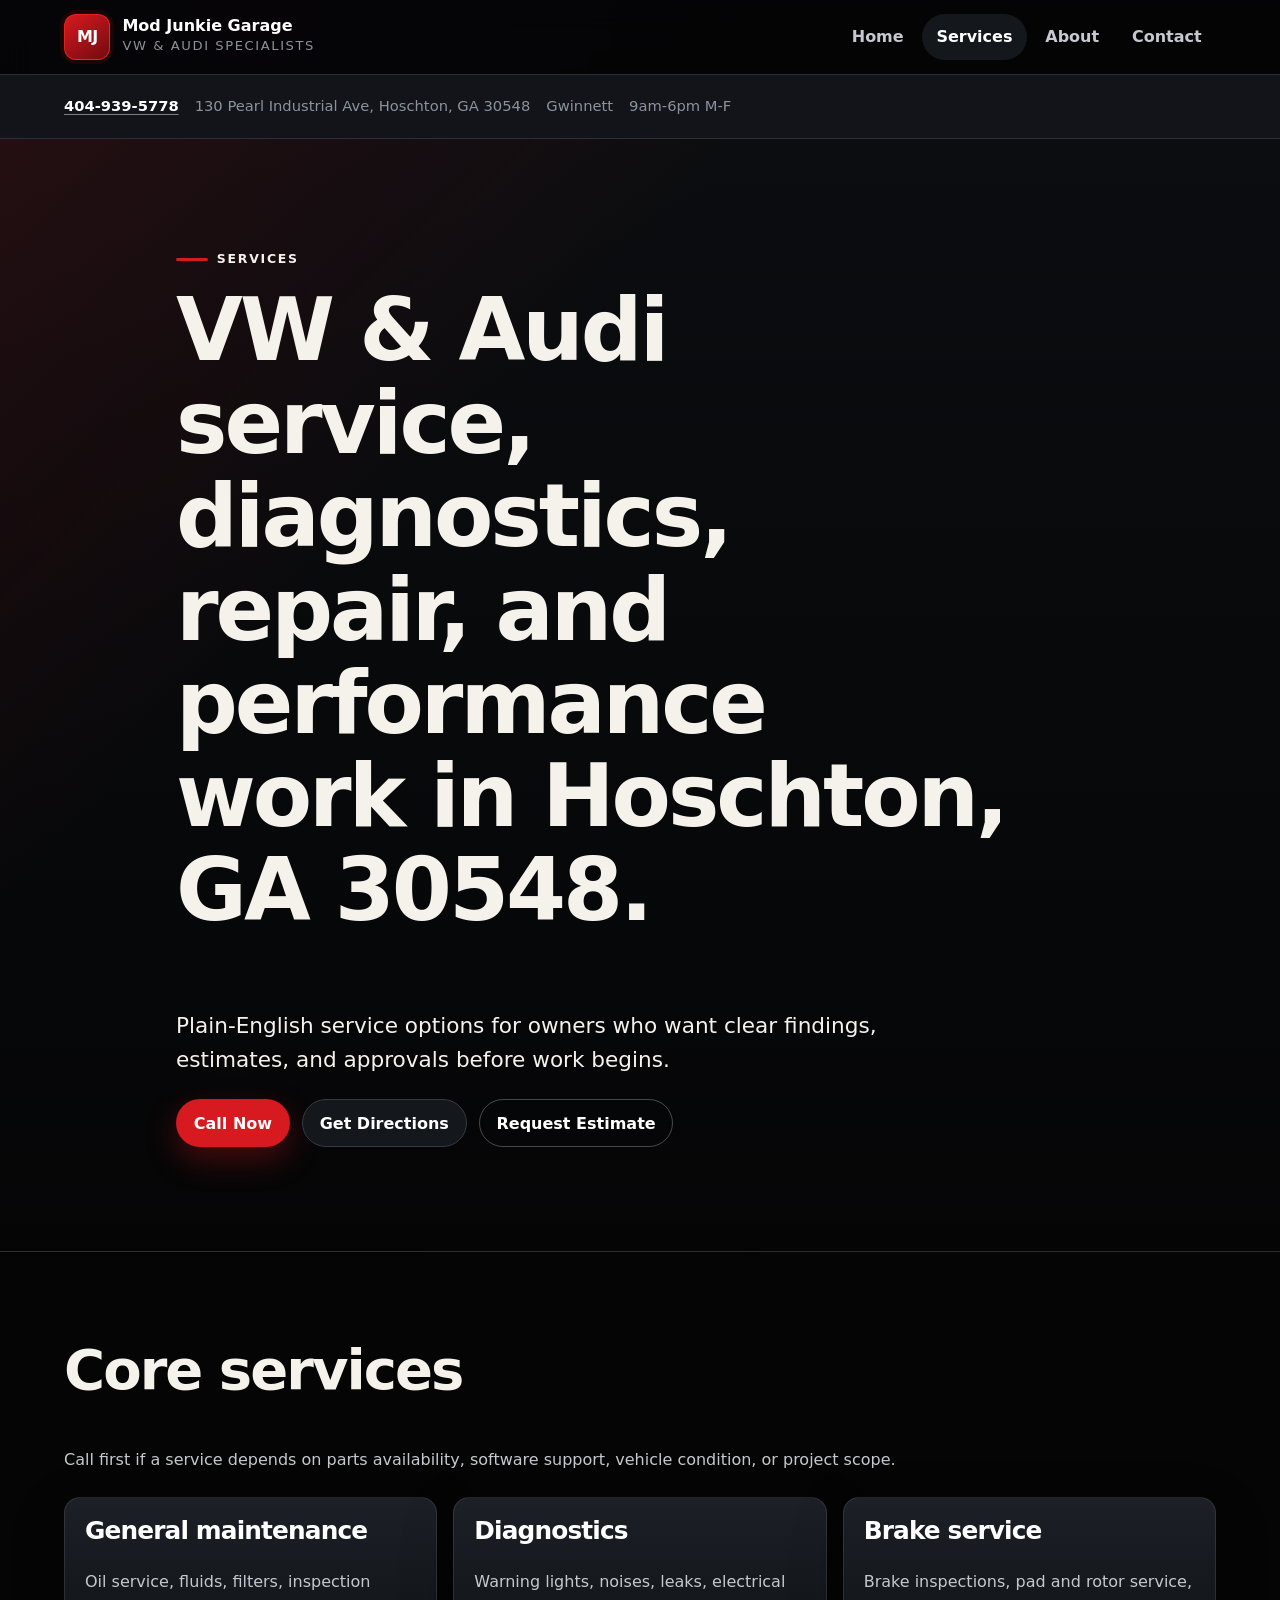
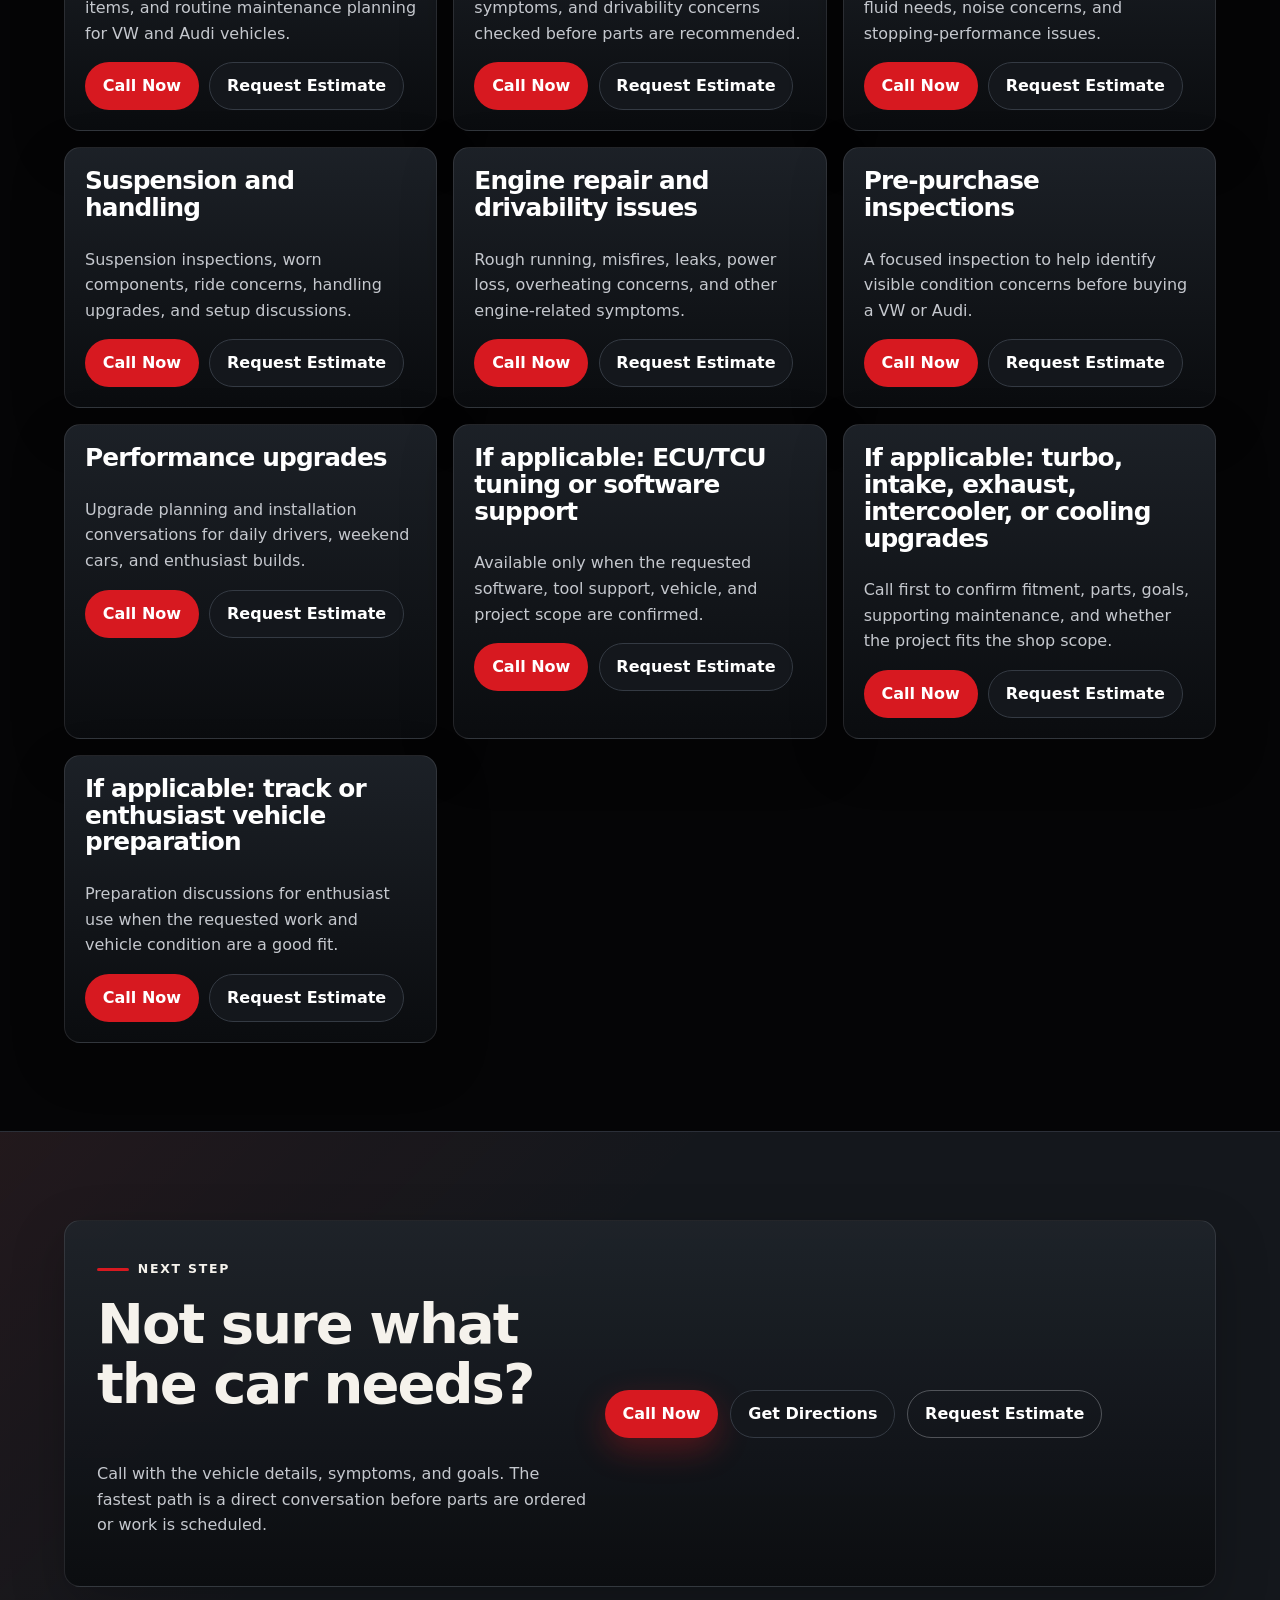
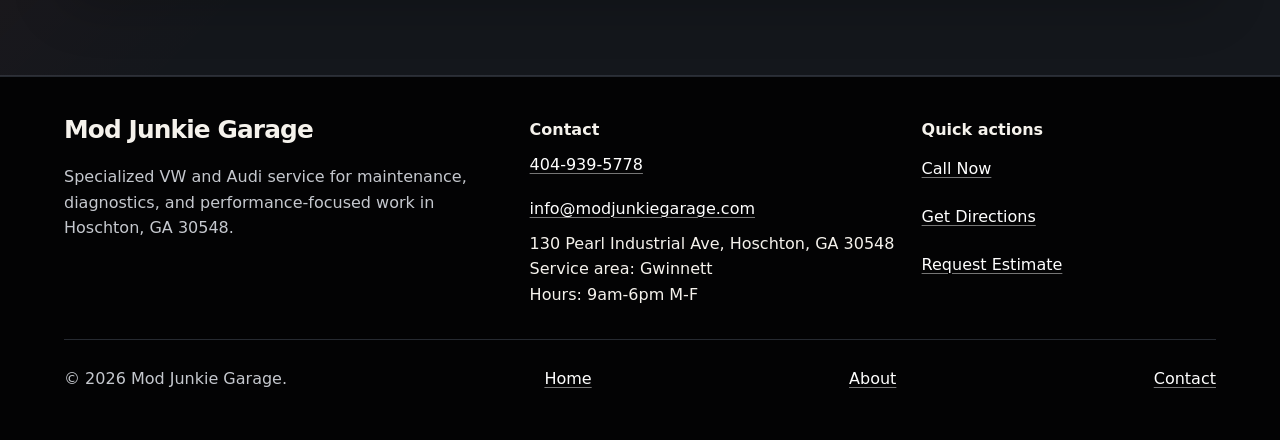
<file: services.html>
<!doctype html>
<html lang="en">
<head>
  <meta charset="utf-8">
  <meta name="viewport" content="width=device-width, initial-scale=1">
  <title>VW &amp; Audi Services in Hoschton, GA 30548 | Mod Junkie Garage</title>
  <meta name="description" content="VW and Audi services from Mod Junkie Garage: maintenance, diagnostics, brakes, suspension, engine drivability, inspections, and performance upgrades in Gwinnett.">
  <link rel="canonical" href="https://modjunkiegarage.com/services.html">
  <link rel="stylesheet" href="assets/css/styles.css">
  <meta name="theme-color" content="#050506">
  <script type="application/ld+json">
  {
    "@context": "https://schema.org",
    "@type": "AutoRepair",
    "@id": "https://modjunkiegarage.com/#business",
    "name": "Mod Junkie Garage",
    "url": "https://modjunkiegarage.com/",
    "telephone": "404-939-5778",
    "email": "info@modjunkiegarage.com",
    "image": "https://modjunkiegarage.com/assets/images/showcase-1280.webp",
    "address": {
      "@type": "PostalAddress",
      "streetAddress": "130 Pearl Industrial Ave, Hoschton, GA 30548",
      "addressLocality": "Hoschton, GA 30548"
    },
    "areaServed": "Gwinnett",
    "openingHours": "9am-6pm M-F"
  }
  </script>
</head>
<body>
  <a class="skip-link" href="#main">Skip to main content</a>

  <header class="site-header">
    <div class="container header-grid">
      <a class="brand" href="index.html" aria-label="Mod Junkie Garage home">
        <span class="brand-mark" aria-hidden="true">MJ</span>
        <span class="brand-copy">
          <strong>Mod Junkie Garage</strong>
          <span>VW &amp; Audi specialists</span>
        </span>
      </a>

      <nav class="primary-nav" aria-label="Primary navigation">
        <ul>
          <li><a href="index.html">Home</a></li>
          <li><a href="services.html" aria-current="page">Services</a></li>
          <li><a href="about.html">About</a></li>
          <li><a href="contact.html">Contact</a></li>
        </ul>
      </nav>
    </div>

    <div class="contact-strip" aria-label="Shop contact summary">
      <div class="container contact-strip__inner">
        <a href="tel:404-939-5778">404-939-5778</a>
        <span>130 Pearl Industrial Ave, Hoschton, GA 30548</span>
        <span>Gwinnett</span>
        <span>9am-6pm M-F</span>
      </div>
    </div>
  </header>

  <main id="main">
    <section class="page-hero" aria-labelledby="services-title">
      <div class="container narrow">
        <p class="eyebrow">Services</p>
        <h1 id="services-title">VW &amp; Audi service, diagnostics, repair, and performance work in Hoschton, GA 30548.</h1>
        <p class="lede">Plain-English service options for owners who want clear findings, estimates, and approvals before work begins.</p>
        <div class="cta-row">
          <a class="button button--primary" href="tel:404-939-5778">Call Now</a>
          <a class="button button--secondary" href="https://www.google.com/maps/place/MJ+Garage+LLC/data=!4m2!3m1!1s0x0:0x6686216ec899c056?sa=X&amp;ved=1t:2428&amp;ictx=111">Get Directions</a>
          <a class="button button--ghost" href="contact.html#request-estimate">Request Estimate</a>
        </div>
      </div>
    </section>

    <section class="section" aria-labelledby="services-list-title">
      <div class="container">
        <div class="section-heading">
          <h2 id="services-list-title">Core services</h2>
          <p>Call first if a service depends on parts availability, software support, vehicle condition, or project scope.</p>
        </div>

        <div class="service-grid">
          <article class="service-card" id="maintenance">
            <h3>General maintenance</h3>
            <p>Oil service, fluids, filters, inspection items, and routine maintenance planning for VW and Audi vehicles.</p>
            <div class="service-actions">
              <a href="tel:404-939-5778">Call Now</a>
              <a href="contact.html#request-estimate">Request Estimate</a>
            </div>
          </article>

          <article class="service-card" id="diagnostics">
            <h3>Diagnostics</h3>
            <p>Warning lights, noises, leaks, electrical symptoms, and drivability concerns checked before parts are recommended.</p>
            <div class="service-actions">
              <a href="tel:404-939-5778">Call Now</a>
              <a href="contact.html#request-estimate">Request Estimate</a>
            </div>
          </article>

          <article class="service-card" id="brakes">
            <h3>Brake service</h3>
            <p>Brake inspections, pad and rotor service, fluid needs, noise concerns, and stopping-performance issues.</p>
            <div class="service-actions">
              <a href="tel:404-939-5778">Call Now</a>
              <a href="contact.html#request-estimate">Request Estimate</a>
            </div>
          </article>

          <article class="service-card" id="suspension">
            <h3>Suspension and handling</h3>
            <p>Suspension inspections, worn components, ride concerns, handling upgrades, and setup discussions.</p>
            <div class="service-actions">
              <a href="tel:404-939-5778">Call Now</a>
              <a href="contact.html#request-estimate">Request Estimate</a>
            </div>
          </article>

          <article class="service-card" id="engine-repair">
            <h3>Engine repair and drivability issues</h3>
            <p>Rough running, misfires, leaks, power loss, overheating concerns, and other engine-related symptoms.</p>
            <div class="service-actions">
              <a href="tel:404-939-5778">Call Now</a>
              <a href="contact.html#request-estimate">Request Estimate</a>
            </div>
          </article>

          <article class="service-card" id="inspections">
            <h3>Pre-purchase inspections</h3>
            <p>A focused inspection to help identify visible condition concerns before buying a VW or Audi.</p>
            <div class="service-actions">
              <a href="tel:404-939-5778">Call Now</a>
              <a href="contact.html#request-estimate">Request Estimate</a>
            </div>
          </article>

          <article class="service-card" id="performance">
            <h3>Performance upgrades</h3>
            <p>Upgrade planning and installation conversations for daily drivers, weekend cars, and enthusiast builds.</p>
            <div class="service-actions">
              <a href="tel:404-939-5778">Call Now</a>
              <a href="contact.html#request-estimate">Request Estimate</a>
            </div>
          </article>

          <article class="service-card" id="software-support">
            <h3>If applicable: ECU/TCU tuning or software support</h3>
            <p>Available only when the requested software, tool support, vehicle, and project scope are confirmed.</p>
            <div class="service-actions">
              <a href="tel:404-939-5778">Call Now</a>
              <a href="contact.html#request-estimate">Request Estimate</a>
            </div>
          </article>

          <article class="service-card" id="hardware-upgrades">
            <h3>If applicable: turbo, intake, exhaust, intercooler, or cooling upgrades</h3>
            <p>Call first to confirm fitment, parts, goals, supporting maintenance, and whether the project fits the shop scope.</p>
            <div class="service-actions">
              <a href="tel:404-939-5778">Call Now</a>
              <a href="contact.html#request-estimate">Request Estimate</a>
            </div>
          </article>

          <article class="service-card" id="track-prep">
            <h3>If applicable: track or enthusiast vehicle preparation</h3>
            <p>Preparation discussions for enthusiast use when the requested work and vehicle condition are a good fit.</p>
            <div class="service-actions">
              <a href="tel:404-939-5778">Call Now</a>
              <a href="contact.html#request-estimate">Request Estimate</a>
            </div>
          </article>
        </div>
      </div>
    </section>

    <section class="section section--contrast" aria-labelledby="services-contact-title">
      <div class="container contact-panel">
        <div>
          <p class="eyebrow">Next step</p>
          <h2 id="services-contact-title">Not sure what the car needs?</h2>
          <p>Call with the vehicle details, symptoms, and goals. The fastest path is a direct conversation before parts are ordered or work is scheduled.</p>
        </div>
        <div class="cta-row">
          <a class="button button--primary" href="tel:404-939-5778">Call Now</a>
          <a class="button button--secondary" href="https://www.google.com/maps/place/MJ+Garage+LLC/data=!4m2!3m1!1s0x0:0x6686216ec899c056?sa=X&amp;ved=1t:2428&amp;ictx=111">Get Directions</a>
          <a class="button button--ghost" href="contact.html#request-estimate">Request Estimate</a>
        </div>
      </div>
    </section>
  </main>

  <footer class="site-footer">
    <div class="container footer-grid">
      <div>
        <h2>Mod Junkie Garage</h2>
        <p>Specialized VW and Audi service for maintenance, diagnostics, and performance-focused work in Hoschton, GA 30548.</p>
      </div>
      <address>
        <strong>Contact</strong><br>
        <a href="tel:404-939-5778">404-939-5778</a><br>
        <a href="mailto:info@modjunkiegarage.com">info@modjunkiegarage.com</a><br>
        130 Pearl Industrial Ave, Hoschton, GA 30548<br>
        Service area: Gwinnett<br>
        Hours: 9am-6pm M-F
      </address>
      <div class="footer-actions">
        <strong>Quick actions</strong>
        <a href="tel:404-939-5778">Call Now</a>
        <a href="https://www.google.com/maps/place/MJ+Garage+LLC/data=!4m2!3m1!1s0x0:0x6686216ec899c056?sa=X&amp;ved=1t:2428&amp;ictx=111">Get Directions</a>
        <a href="contact.html#request-estimate">Request Estimate</a>
      </div>
    </div>
    <div class="container footer-bottom">
      <p>&copy; 2026 Mod Junkie Garage.</p>
      <a href="index.html">Home</a>
      <a href="about.html">About</a>
      <a href="contact.html">Contact</a>
    </div>
  </footer>

  <nav class="mobile-cta" aria-label="Mobile quick actions">
    <a href="tel:404-939-5778">Call</a>
    <a href="https://www.google.com/maps/place/MJ+Garage+LLC/data=!4m2!3m1!1s0x0:0x6686216ec899c056?sa=X&amp;ved=1t:2428&amp;ictx=111">Directions</a>
    <a href="contact.html#request-estimate">Estimate</a>
  </nav>
</body>
</html>
</file>
<file: assets/css/styles.css>
:root {
  color-scheme: dark;
  --black: #050506;
  --surface: #0b0d10;
  --surface-2: #14171c;
  --surface-3: #1f242b;
  --line: #343a43;
  --text: #f5f2ec;
  --muted: #c5c8ce;
  --subtle: #8c929c;
  --red: #d71920;
  --hot-red: #ff2a1f;
  --shadow: 0 24px 80px rgba(0, 0, 0, 0.48);
  --radius: 1rem;
  --max-width: 72rem;
}

* {
  box-sizing: border-box;
}

html {
  scroll-behavior: smooth;
}

body {
  margin: 0;
  background:
    radial-gradient(circle at 20% 0%, rgba(215, 25, 32, 0.12), transparent 28rem),
    linear-gradient(180deg, var(--surface) 0%, var(--black) 38rem);
  color: var(--text);
  font-family: Inter, ui-sans-serif, system-ui, -apple-system, BlinkMacSystemFont, "Segoe UI", sans-serif;
  font-size: 1rem;
  line-height: 1.6;
  padding-bottom: 6rem;
}

img {
  display: block;
  max-width: 100%;
}

a {
  color: var(--text);
  text-decoration-color: rgba(255, 255, 255, 0.45);
  text-decoration-thickness: 0.08em;
  text-underline-offset: 0.18em;
}

a:hover {
  color: #ffffff;
  text-decoration-color: var(--hot-red);
}

a:focus-visible,
button:focus-visible,
input:focus-visible,
select:focus-visible,
textarea:focus-visible {
  outline: 3px solid var(--hot-red);
  outline-offset: 3px;
}

h1,
h2,
h3,
p {
  margin-top: 0;
}

h1,
h2,
h3 {
  line-height: 1.08;
  letter-spacing: -0.035em;
}

h1 {
  max-width: 12ch;
  font-size: clamp(2.55rem, 12vw, 5.4rem);
}

h2 {
  font-size: clamp(2rem, 6vw, 3.5rem);
}

h3 {
  font-size: clamp(1.25rem, 4vw, 1.55rem);
}

p {
  color: var(--muted);
}

address {
  font-style: normal;
}

.container {
  width: min(100% - 2rem, var(--max-width));
  margin-inline: auto;
}

.narrow {
  max-width: 58rem;
}

.skip-link {
  position: fixed;
  top: 0.75rem;
  left: 0.75rem;
  z-index: 100;
  transform: translateY(-150%);
  background: var(--text);
  color: var(--black);
  border-radius: 999px;
  padding: 0.8rem 1rem;
  font-weight: 800;
}

.skip-link:focus {
  transform: translateY(0);
}

.site-header {
  position: sticky;
  top: 0;
  z-index: 30;
  background: rgba(5, 5, 6, 0.94);
  border-bottom: 1px solid rgba(52, 58, 67, 0.82);
  backdrop-filter: blur(16px);
}

.header-grid {
  display: flex;
  flex-wrap: wrap;
  gap: 0.9rem 1.25rem;
  align-items: center;
  justify-content: space-between;
  padding-block: 0.8rem;
}

.brand {
  display: inline-flex;
  align-items: center;
  gap: 0.75rem;
  min-height: 48px;
  text-decoration: none;
}

.brand-mark {
  display: inline-grid;
  width: 2.9rem;
  height: 2.9rem;
  place-items: center;
  border: 1px solid rgba(255, 42, 31, 0.75);
  border-radius: 0.75rem;
  background: linear-gradient(145deg, var(--red), #720b10);
  box-shadow: 0 0 0 4px rgba(215, 25, 32, 0.1);
  color: #ffffff;
  font-weight: 900;
  letter-spacing: -0.04em;
}

.brand-copy {
  display: grid;
  gap: 0.05rem;
}

.brand-copy strong {
  color: #ffffff;
  font-size: 1rem;
  line-height: 1.1;
}

.brand-copy span {
  color: var(--subtle);
  font-size: 0.82rem;
  text-transform: uppercase;
  letter-spacing: 0.12em;
}

.primary-nav ul {
  display: flex;
  flex-wrap: wrap;
  gap: 0.25rem;
  align-items: center;
  margin: 0;
  padding: 0;
  list-style: none;
}

.primary-nav a {
  display: inline-flex;
  align-items: center;
  min-height: 44px;
  border-radius: 999px;
  padding: 0.65rem 0.9rem;
  color: var(--muted);
  font-weight: 700;
  text-decoration: none;
}

.primary-nav a:hover,
.primary-nav a[aria-current="page"] {
  background: var(--surface-2);
  color: #ffffff;
}

.contact-strip {
  border-top: 1px solid rgba(52, 58, 67, 0.7);
  background: rgba(20, 23, 28, 0.86);
}

.contact-strip__inner {
  display: flex;
  flex-wrap: wrap;
  gap: 0.5rem 1rem;
  align-items: center;
  padding-block: 0.6rem;
  color: var(--subtle);
  font-size: 0.92rem;
}

.contact-strip__inner a {
  display: inline-flex;
  align-items: center;
  min-height: 44px;
  color: #ffffff;
  font-weight: 800;
}

.hero {
  position: relative;
  display: flex;
  align-items: center;
  overflow: hidden;
  min-height: clamp(38rem, 72vw, 50rem);
  border-bottom: 1px solid rgba(52, 58, 67, 0.72);
  background:
    linear-gradient(90deg, rgba(5, 5, 6, 0.96) 0%, rgba(5, 5, 6, 0.88) 48%, rgba(5, 5, 6, 0.28) 55%, rgba(5, 5, 6, 0.2) 100%),
    linear-gradient(0deg, rgba(5, 5, 6, 0.72), rgba(5, 5, 6, 0.08) 45%),
    url("../images/showcase-1280.png");
  background-position: center, center, right center;
  background-repeat: no-repeat;
  background-size: cover;
  padding-block: clamp(3rem, 10vw, 7rem);
}

.hero__content {
  position: relative;
  z-index: 2;
  max-width: 45rem;
}

@supports (background-image: image-set(url("../images/showcase-1280.webp") type("image/webp"))) {
  .hero {
    background-image:
      linear-gradient(90deg, rgba(5, 5, 6, 0.96) 0%, rgba(5, 5, 6, 0.88) 48%, rgba(5, 5, 6, 0.28) 55%, rgba(5, 5, 6, 0.2) 100%),
      linear-gradient(0deg, rgba(5, 5, 6, 0.72), rgba(5, 5, 6, 0.08) 45%),
      image-set(url("../images/showcase-1280.webp") type("image/webp"), url("../images/showcase-1280.png") type("image/png"));
  }
}

.page-hero {
  padding-block: clamp(3rem, 9vw, 6.5rem);
  border-bottom: 1px solid rgba(52, 58, 67, 0.7);
  background:
    linear-gradient(135deg, rgba(215, 25, 32, 0.12), transparent 34rem),
    linear-gradient(180deg, var(--surface) 0%, var(--black) 100%);
}

.page-hero h1 {
  max-width: 14ch;
}

.eyebrow {
  display: inline-flex;
  align-items: center;
  gap: 0.55rem;
  margin-bottom: 0.9rem;
  color: var(--text);
  font-size: 0.78rem;
  font-weight: 900;
  letter-spacing: 0.14em;
  text-transform: uppercase;
}

.eyebrow::before {
  display: inline-block;
  width: 2rem;
  height: 0.18rem;
  border-radius: 999px;
  background: var(--red);
  content: "";
}

.lede {
  max-width: 46rem;
  color: var(--text);
  font-size: clamp(1.12rem, 3vw, 1.35rem);
}

.cta-row {
  display: flex;
  flex-wrap: wrap;
  gap: 0.75rem;
  align-items: center;
  margin-top: 1.35rem;
}

.button,
.service-actions a {
  display: inline-flex;
  align-items: center;
  justify-content: center;
  min-height: 48px;
  border: 1px solid transparent;
  border-radius: 999px;
  padding: 0.78rem 1.05rem;
  font-weight: 900;
  line-height: 1.1;
  text-align: center;
  text-decoration: none;
}

.button--primary {
  background: var(--red);
  color: #ffffff;
  box-shadow: 0 12px 32px rgba(215, 25, 32, 0.32);
}

.button--primary:hover {
  background: var(--hot-red);
  color: #ffffff;
}

.button--secondary {
  border-color: var(--line);
  background: var(--surface-2);
  color: #ffffff;
}

.button--ghost {
  border-color: rgba(197, 200, 206, 0.34);
  color: #ffffff;
}

.section {
  padding-block: clamp(3rem, 8vw, 5.5rem);
}

.section--contrast {
  border-block: 1px solid rgba(52, 58, 67, 0.72);
  background:
    linear-gradient(135deg, rgba(255, 42, 31, 0.06), transparent 32rem),
    var(--surface-2);
}

.section-heading {
  max-width: 52rem;
  margin-bottom: 1.5rem;
}

.card-grid,
.service-grid {
  display: grid;
  gap: 1rem;
}

.card,
.service-card,
.prose-card,
.contact-panel {
  border: 1px solid rgba(197, 200, 206, 0.13);
  border-radius: var(--radius);
  background: linear-gradient(180deg, rgba(31, 36, 43, 0.9), rgba(11, 13, 16, 0.94));
  box-shadow: 0 18px 54px rgba(0, 0, 0, 0.22);
}

.card,
.service-card,
.prose-card {
  padding: 1.25rem;
}

.card h3,
.service-card h3,
.prose-card h3 {
  color: #ffffff;
}

.card p:last-child,
.service-card p:last-child,
.prose-card p:last-child {
  margin-bottom: 0;
}

.compact-card p {
  overflow-wrap: anywhere;
}

.text-link {
  display: inline-flex;
  align-items: center;
  min-height: 44px;
  color: #ffffff;
  font-weight: 900;
}

.quick-facts {
  display: grid;
  gap: 0.75rem;
  margin: 1.6rem 0 0;
}

.quick-facts div {
  border-left: 3px solid var(--red);
  padding-left: 0.85rem;
}

.quick-facts dt {
  color: var(--subtle);
  font-size: 0.8rem;
  font-weight: 900;
  letter-spacing: 0.12em;
  text-transform: uppercase;
}

.quick-facts dd {
  margin: 0.1rem 0 0;
  color: var(--text);
  font-weight: 800;
}

.split {
  display: grid;
  gap: 1.5rem;
}

.process-list {
  display: grid;
  gap: 0.9rem;
}

.process-item {
  display: grid;
  grid-template-columns: auto 1fr;
  gap: 1rem;
  align-items: start;
  border: 1px solid rgba(197, 200, 206, 0.13);
  border-radius: var(--radius);
  background: rgba(5, 5, 6, 0.42);
  padding: 1rem;
}

.process-item > span {
  display: inline-grid;
  width: 2.5rem;
  height: 2.5rem;
  place-items: center;
  border-radius: 50%;
  background: var(--red);
  color: #ffffff;
  font-weight: 900;
}

.process-item h3,
.process-item p {
  margin-bottom: 0.25rem;
}

.service-card {
  scroll-margin-top: 9rem;
}

.service-actions {
  display: flex;
  flex-wrap: wrap;
  gap: 0.65rem;
  margin-top: 1rem;
}

.service-actions a:first-child {
  background: var(--red);
  color: #ffffff;
}

.service-actions a:last-child {
  border-color: var(--line);
  background: var(--surface-2);
  color: #ffffff;
}

.steps {
  display: grid;
  gap: 1rem;
  margin: 0;
  padding: 0;
  list-style: none;
  counter-reset: steps;
}

.steps li {
  position: relative;
  border: 1px solid rgba(197, 200, 206, 0.13);
  border-radius: var(--radius);
  background: rgba(5, 5, 6, 0.42);
  padding: 1.25rem 1.25rem 1.25rem 4.4rem;
  counter-increment: steps;
}

.steps li::before {
  position: absolute;
  top: 1.25rem;
  left: 1.25rem;
  display: inline-grid;
  width: 2.25rem;
  height: 2.25rem;
  place-items: center;
  border-radius: 50%;
  background: var(--red);
  color: #ffffff;
  content: counter(steps, decimal-leading-zero);
  font-weight: 900;
}

.steps h3,
.steps p {
  margin-bottom: 0.35rem;
}

.contact-panel {
  display: grid;
  gap: 1rem;
  align-items: center;
  padding: clamp(1.25rem, 5vw, 2rem);
}

#request-estimate {
  scroll-margin-top: 9rem;
  scroll-margin-bottom: 7rem;
}

.checklist {
  display: grid;
  gap: 0.75rem;
  margin: 0;
  padding: 0;
  list-style: none;
}

.checklist li {
  position: relative;
  padding-left: 1.7rem;
  color: var(--muted);
}

.checklist li::before {
  position: absolute;
  top: 0.15rem;
  left: 0;
  width: 0.9rem;
  height: 0.9rem;
  border: 2px solid var(--red);
  border-radius: 0.25rem;
  content: "";
}

.fine-print {
  color: var(--subtle);
  font-size: 0.92rem;
}

.site-footer {
  border-top: 1px solid rgba(52, 58, 67, 0.72);
  background: #030304;
  padding-block: 2.5rem 7rem;
}

.footer-grid {
  display: grid;
  gap: 1.5rem;
}

.site-footer h2 {
  font-size: 1.55rem;
}

.site-footer a {
  display: inline-flex;
  align-items: center;
  min-height: 44px;
  color: #ffffff;
}

.footer-actions {
  display: grid;
  gap: 0.25rem;
  align-content: start;
}

.footer-bottom {
  display: flex;
  flex-wrap: wrap;
  gap: 0.75rem 1rem;
  align-items: center;
  justify-content: space-between;
  border-top: 1px solid rgba(52, 58, 67, 0.72);
  margin-top: 2rem;
  padding-top: 1rem;
}

.footer-bottom p {
  margin: 0;
}

.mobile-cta {
  position: fixed;
  right: 0;
  bottom: 0;
  left: 0;
  z-index: 40;
  display: grid;
  grid-template-columns: repeat(3, 1fr);
  gap: 0.55rem;
  border-top: 1px solid rgba(197, 200, 206, 0.14);
  background: rgba(5, 5, 6, 0.96);
  padding: 0.65rem 0.75rem calc(0.65rem + env(safe-area-inset-bottom));
  box-shadow: 0 -18px 40px rgba(0, 0, 0, 0.42);
}

.mobile-cta a {
  display: inline-flex;
  align-items: center;
  justify-content: center;
  min-height: 48px;
  border: 1px solid var(--line);
  border-radius: 999px;
  background: var(--surface-2);
  color: #ffffff;
  font-weight: 900;
  text-decoration: none;
}

.mobile-cta a:first-child {
  border-color: var(--red);
  background: var(--red);
}

@media (min-width: 42rem) {
  .quick-facts,
  .card-grid--four {
    grid-template-columns: repeat(2, minmax(0, 1fr));
  }
}

@media (min-width: 54rem) {
  body {
    padding-bottom: 0;
  }

  .hero {
    --hero-left-offset: max(1rem, calc((100vw - var(--max-width)) / 2));
  }

  .hero__content {
    width: min(36rem, calc(50vw - var(--hero-left-offset) - 1rem));
    max-width: none;
    margin-inline: var(--hero-left-offset) auto;
  }

  .split,
  .contact-panel {
    grid-template-columns: minmax(0, 0.85fr) minmax(0, 1fr);
  }

  .card-grid--three,
  .quick-facts {
    grid-template-columns: repeat(3, minmax(0, 1fr));
  }

  .card-grid--four {
    grid-template-columns: repeat(4, minmax(0, 1fr));
  }

  .service-grid {
    grid-template-columns: repeat(2, minmax(0, 1fr));
  }

  .site-footer {
    padding-bottom: 2.5rem;
  }

  .footer-grid {
    grid-template-columns: 1.2fr 1fr 0.8fr;
  }

  .mobile-cta {
    display: none;
  }
}

@media (min-width: 72rem) {
  .service-grid {
    grid-template-columns: repeat(3, minmax(0, 1fr));
  }
}

@media (prefers-reduced-motion: reduce) {
  *,
  *::before,
  *::after {
    scroll-behavior: auto !important;
  }
}
</file>
